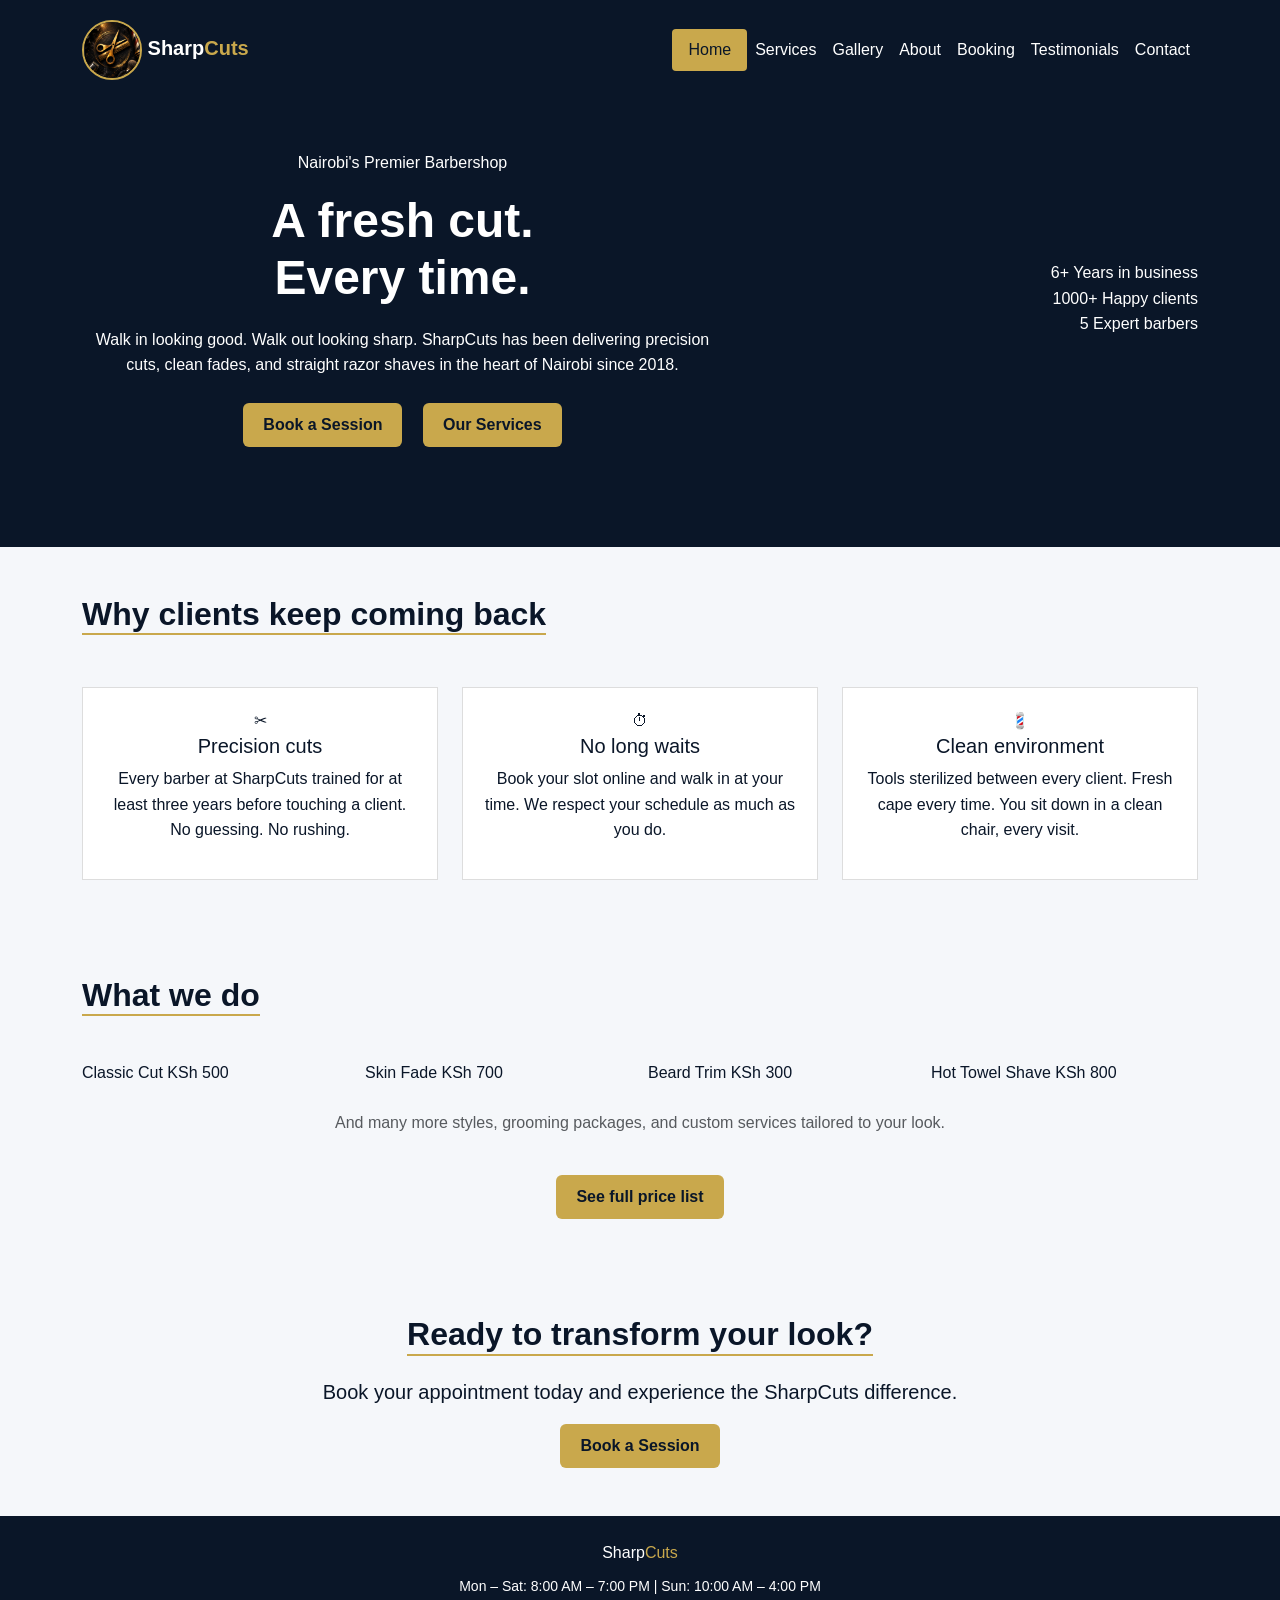
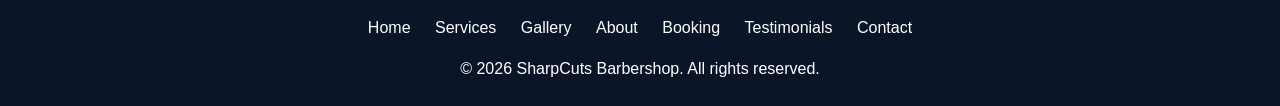
<file: index.html>
<!DOCTYPE html>
<html lang="en">
<head>
    <meta charset="UTF-8">
    <meta name="viewport" content="width=device-width, initial-scale=1.0">
    <link rel="icon" type="image/png" href="images/Sharpcuts.png">
    <title>Home — SharpCuts</title>
   
    <link rel="stylesheet" href="https://cdn.jsdelivr.net/npm/bootstrap@5.3.0/dist/css/bootstrap.min.css">
    <link rel="stylesheet" href="css/style.css">
</head>
<body>

    <!-- NAVBAR -->
    <nav class="navbar navbar-expand-lg navbar-dark fixed-top">
    <div class="container">
        <a class="navbar-brand" href="welcome.html">
            <img src="images/Sharpcuts.png"
                alt="SharpCuts logo" class="brand-logo">
            <span class="brand-sharp">Sharp</span><span class="brand-cuts">Cuts</span>
        </a>
            <button class="navbar-toggler" type="button" data-bs-toggle="collapse" data-bs-target="#navMenu">
                <span class="navbar-toggler-icon"></span>
            </button>
            <div class="collapse navbar-collapse" id="navMenu">
                <ul class="navbar-nav ms-auto">
                    <li class="nav-item"><a class="nav-link active" href="index.html">Home</a></li>
                    <li class="nav-item"><a class="nav-link" href="services.html">Services</a></li>
                    <li class="nav-item"><a class="nav-link" href="gallery.html">Gallery</a></li>
                    <li class="nav-item"><a class="nav-link" href="about.html">About</a></li>
                    <li class="nav-item"><a class="nav-link" href="booking.html">Booking</a></li>
                    <li class="nav-item"><a class="nav-link" href="testimonials.html">Testimonials</a></li>
                    <li class="nav-item"><a class="nav-link" href="contact.html">Contact</a></li>
                </ul>
            </div>
        </div>
    </nav>

    <!-- top -->
    <section class="top d-flex align-items-center">
        <div class="container">
            <div class="row align-items-center">
                <div class="col-lg-7">
                    <p class="top-eyebrow">Nairobi's Premier Barbershop</p>
                    <h1 class="top-heading">A fresh cut.<br>Every time.</h1>
                    <p class="top-sub">Walk in looking good. Walk out looking sharp. SharpCuts has been delivering precision cuts, clean fades, and straight razor shaves in the heart of Nairobi since 2018.</p>
                    <div class="top-actions">
                        <a href="booking.html" class="btn btn-custom me-3">Book a Session</a>
                        <a href="services.html" class="btn btn-custom">Our Services</a>
                    </div>
                </div>
                <div class="col-lg-5 d-none d-lg-block text-end">
                    <div class="top-stat-block">
                        <div class="top-stat">
                            <span class="stat-number">6+</span>
                            <span class="stat-label">Years in business</span>
                        </div>
                        <div class="top-stat">
                            <span class="stat-number">1000+</span>
                            <span class="stat-label">Happy clients</span>
                        </div>
                        <div class="top-stat">
                            <span class="stat-number">5</span>
                            <span class="stat-label">Expert barbers</span>
                        </div>
                    </div>
                </div>
            </div>
        </div>
    </section>


<!-- WHY US -->
    <section class="why-us py-5">
        <div class="container">
            <h2 class="section-title text-center">Why clients keep coming back</h2>
            <div class="row g-4 mt-2">
                <div class="col-md-4">
                    <div class="feature-card">
                        <div class="feature-icon">✂</div>
                        <h5>Precision cuts</h5>
                        <p>Every barber at SharpCuts trained for at least three years before touching a client. No guessing. No rushing.</p>
                    </div>
                </div>
                <div class="col-md-4">
                    <div class="feature-card">
                        <div class="feature-icon">⏱</div>
                        <h5>No long waits</h5>
                        <p>Book your slot online and walk in at your time. We respect your schedule as much as you do.</p>
                    </div>
                </div>
                <div class="col-md-4">
                    <div class="feature-card">
                        <div class="feature-icon">💈</div>
                        <h5>Clean environment</h5>
                        <p>Tools sterilized between every client. Fresh cape every time. You sit down in a clean chair, every visit.</p>
                    </div>
                </div>
            </div>
        </div>
    </section>

    <!-- QUICK SERVICES PREVIEW -->
    <section class="services-preview py-5">
        <div class="container">
            <h2 class="section-title text-center">What we do</h2>
            <div class="row g-3 mt-2">
                <div class="col-6 col-md-3">
                    <div class="service-pill">Classic Cut <span>KSh 500</span></div>
                </div>
                <div class="col-6 col-md-3">
                    <div class="service-pill">Skin Fade <span>KSh 700</span></div>
                </div>
                <div class="col-6 col-md-3">
                    <div class="service-pill">Beard Trim <span>KSh 300</span></div>
                </div>
                <div class="col-6 col-md-3">
                    <div class="service-pill">Hot Towel Shave <span>KSh 800</span></div>
                </div>
                 <p class="text-center mt-4 text-muted">
                    And many more styles, grooming packages, and custom services tailored to your look.
                </p>
                </div>
            <div class="text-center mt-4">
                <a href="services.html" class="btn btn-custom">See full price list</a>
            </div>
        </div>
    </section>

    <!-- CTA -->
    <section class="cta py-5">
        <div class="container text-center">
            <h2 class="section-title">Ready to transform your look?</h2>
            <p class="lead">Book your appointment today and experience the SharpCuts difference.</p>
              <a href="booking.html" class="btn btn-custom ">Book a Session</a>
        </div>
    </section>

    <!-- FOOTER -->
    <footer class="footer py-4">
        <div class="container text-center">
            <div class="mb-2">
                <span class="brand-sharp">Sharp</span><span class="brand-cuts">Cuts</span>
            </div>

            <small>Mon – Sat: 8:00 AM – 7:00 PM | Sun: 10:00 AM – 4:00 PM</small>

            <div class="footer-links mt-3">
                <a href="index.html">Home</a>
                <a href="services.html">Services</a>
                <a href="gallery.html">Gallery</a>
                <a href="about.html">About</a>
                <a href="booking.html">Booking</a>
                <a href="testimonials.html">Testimonials</a>
                <a href="contact.html">Contact</a>
            </div>

             <p class="mb-0 mt-3">&copy; 2026 SharpCuts Barbershop. All rights reserved.</p>
        </div>
     </footer>

    <script src="https://cdn.jsdelivr.net/npm/bootstrap@5.3.0/dist/js/bootstrap.bundle.min.js"></script>
    <script src="js/script.js"></script>
</body>
</html>
</file>
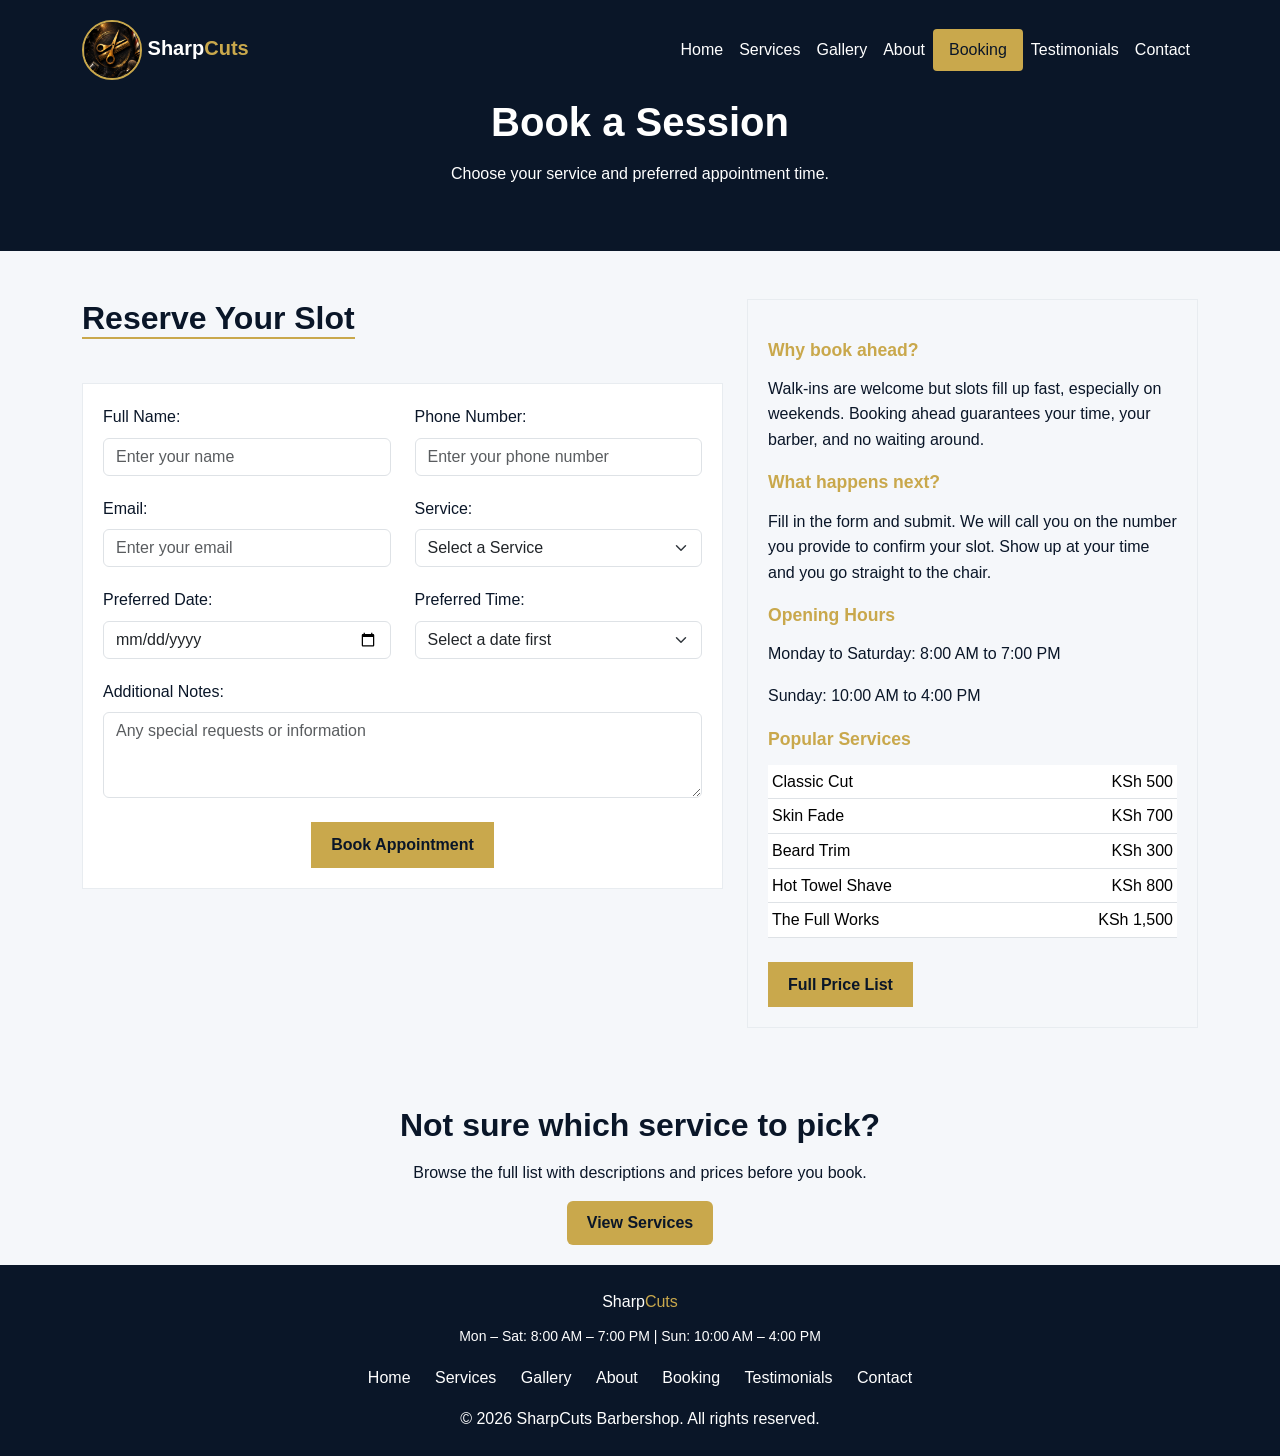
<file: booking.html>
<!DOCTYPE html>
<html lang="en">
<head>
    <meta charset="UTF-8">
    <meta name="viewport" content="width=device-width, initial-scale=1.0">
    <link rel="icon" type="image/png" href="images/Sharpcuts.png">
    <title>Booking — SharpCuts</title>
    <link rel="stylesheet" href="https://cdn.jsdelivr.net/npm/bootstrap@5.3.0/dist/css/bootstrap.min.css">
    <link rel="stylesheet" href="css/style.css">
</head>
<body>

    <!-- NAVBAR -->
    <nav class="navbar navbar-expand-lg navbar-dark fixed-top">
        <div class="container">
            <a class="navbar-brand" href="index.html">
                <img src="images/Sharpcuts.png" alt="SharpCuts logo"
                     class="brand-logo">
                <span class="brand-sharp">Sharp</span><span class="brand-cuts">Cuts</span>
            </a>
            <button class="navbar-toggler" type="button" data-bs-toggle="collapse" data-bs-target="#navMenu">
                <span class="navbar-toggler-icon"></span>
            </button>
            <div class="collapse navbar-collapse" id="navMenu">
                <ul class="navbar-nav ms-auto">
                    <li class="nav-item"><a class="nav-link" href="index.html">Home</a></li>
                    <li class="nav-item"><a class="nav-link" href="services.html">Services</a></li>
                    <li class="nav-item"><a class="nav-link" href="gallery.html">Gallery</a></li>
                    <li class="nav-item"><a class="nav-link" href="about.html">About</a></li>
                    <li class="nav-item"><a class="nav-link active" href="booking.html">Booking</a></li>
                    <li class="nav-item"><a class="nav-link" href="testimonials.html">Testimonials</a></li>
                    <li class="nav-item"><a class="nav-link" href="contact.html">Contact</a></li>
                </ul>
            </div>
        </div>
    </nav>


    <!-- PAGE HEADER -->
    <section class="top text-center py-5">
        <div class="container">
            <h1>Book a Session</h1>
            <p>Choose your service and preferred appointment time.</p>
        </div>
    </section>

    <!-- FORM + SIDEBAR -->
    <section class="py-5">
        <div class="container">
            <div class="row g-4">

                <!-- FORM SIDE -->
                <div class="col-lg-7">
                    <h2 class="section-title">Reserve Your Slot</h2>

                    <form action="" method="post" id="bookingForm" class="contact-form mt-4">
                        <div class="row mb-3">
                            <div class="col-md-6 mb-3 mb-md-0">
                                <label for="full_name" class="form-label">Full Name:</label>
                                <input type="text" id="full_name" name="full_name" class="form-control"
                                    placeholder="Enter your name" required>
                                <p id="nameError" class="error"></p>
                            </div>
                            <div class="col-md-6">
                                <label for="phone" class="form-label">Phone Number:</label>
                                <input type="tel" id="phone" name="phone" class="form-control"
                                    placeholder="Enter your phone number" required>
                                <p id="phoneError" class="error"></p>
                            </div>
                        </div>

                        <div class="row mb-3">
                            <div class="col-md-6 mb-3 mb-md-0">
                                <label for="email" class="form-label">Email:</label>
                                <input type="email" id="email" name="email" class="form-control"
                                    placeholder="Enter your email" required>
                                <p id="emailError" class="error"></p>
                            </div>
                            <div class="col-md-6">
                                <label for="service" class="form-label">Service:</label>
                                <select id="service" name="service" class="form-select" required>
                                    <option value="">Select a Service</option>
                                    <option>Classic Cut</option>
                                    <option>Skin Fade</option>
                                    <option>Taper Fade</option>
                                    <option>Beard Trim</option>
                                    <option>Beard Shape Up</option>
                                    <option>Hot Towel Shave</option>
                                    <option>Head Shave</option>
                                    <option>Cut + Beard</option>
                                    <option>The Full Works</option>
                                </select>
                                <p id="serviceError" class="error"></p>
                            </div>
                        </div>

                        <div class="row mb-3">
                            <div class="col-md-6 mb-3 mb-md-0">
                                <label for="date" class="form-label">Preferred Date:</label>
                                <input type="date" id="date" name="date" class="form-control" required>
                                <p id="dateError" class="error"></p>
                            </div>
                            <div class="col-md-6">
                                <label for="time" class="form-label">Preferred Time:</label>
                                <select id="time" name="time" class="form-select" required>
                                    <option value="">Select a date first</option>
                                </select>
                                <p id="timeError" class="error"></p>
                            </div>
                        </div>

                        <div class="row mb-4">
                            <div class="col-12">
                                <label for="notes" class="form-label">Additional Notes:</label>
                                <textarea id="notes" name="notes" class="form-control" rows="3"
                                        placeholder="Any special requests or information"></textarea>
                            </div>
                        </div>

                        <p id="message" class="error text-center"></p>
                        <p id="successMessage" class="success text-center"></p>

                        <div class="text-center">
                            <input type="submit" value="Book Appointment" class="btn-custom">
                        </div>
                    </form>
                </div>

                <!-- SIDEBAR -->
                <div class="col-lg-5">
                    <div class="sidebar">

                        <h3>Why book ahead?</h3>
                        <p>Walk-ins are welcome but slots fill up fast, especially on weekends. Booking ahead guarantees your time, your barber, and no waiting around.</p>

                        <h3>What happens next?</h3>
                        <p>Fill in the form and submit. We will call you on the number you provide to confirm your slot. Show up at your time and you go straight to the chair.</p>

                        <h3>Opening Hours</h3>
                        <p>Monday to Saturday: 8:00 AM to 7:00 PM</p>
                        <p>Sunday: 10:00 AM to 4:00 PM</p>

                        <h3>Popular Services</h3>
                        <table class="table table-sm mt-2">
                            <tbody>
                                <tr>
                                    <td>Classic Cut</td>
                                    <td class="text-end">KSh 500</td>
                                </tr>
                                <tr>
                                    <td>Skin Fade</td>
                                    <td class="text-end">KSh 700</td>
                                </tr>
                                <tr>
                                    <td>Beard Trim</td>
                                    <td class="text-end">KSh 300</td>
                                </tr>
                                <tr>
                                    <td>Hot Towel Shave</td>
                                    <td class="text-end">KSh 800</td>
                                </tr>
                                <tr>
                                    <td>The Full Works</td>
                                    <td class="text-end">KSh 1,500</td>
                                </tr>
                            </tbody>
                        </table>
                        <a href="services.html" class="btn-custom d-inline-block mt-2">Full Price List</a>

                    </div>
                </div>

            </div>
        </div>
    </section>

    <!-- CTA -->
    <section class="cta-banner">
        <div class="container text-center">
            <h2>Not sure which service to pick?</h2>
            <p>Browse the full list with descriptions and prices before you book.</p>
            <a href="services.html" class="btn btn-custom ">View Services</a>
        </div>
    </section>

    <!-- FOOTER -->
    <footer class="footer py-4">
        <div class="container text-center">
            <div class="mb-2">
                <span class="brand-sharp">Sharp</span><span class="brand-cuts">Cuts</span>
            </div>
            <small>Mon – Sat: 8:00 AM – 7:00 PM | Sun: 10:00 AM – 4:00 PM</small>
            <div class="footer-links mt-3">
                <a href="index.html">Home</a>
                <a href="services.html">Services</a>
                <a href="gallery.html">Gallery</a>
                <a href="about.html">About</a>
                <a href="booking.html">Booking</a>
                <a href="testimonials.html">Testimonials</a>
                <a href="contact.html">Contact</a>
            </div>
            <p class="mb-0 mt-3">&copy; 2026 SharpCuts Barbershop. All rights reserved.</p>
        </div>
    </footer>

    <script src="https://cdn.jsdelivr.net/npm/bootstrap@5.3.0/dist/js/bootstrap.bundle.min.js"></script>
    <script src="js/script.js"></script>
</body>
</html>
</file>
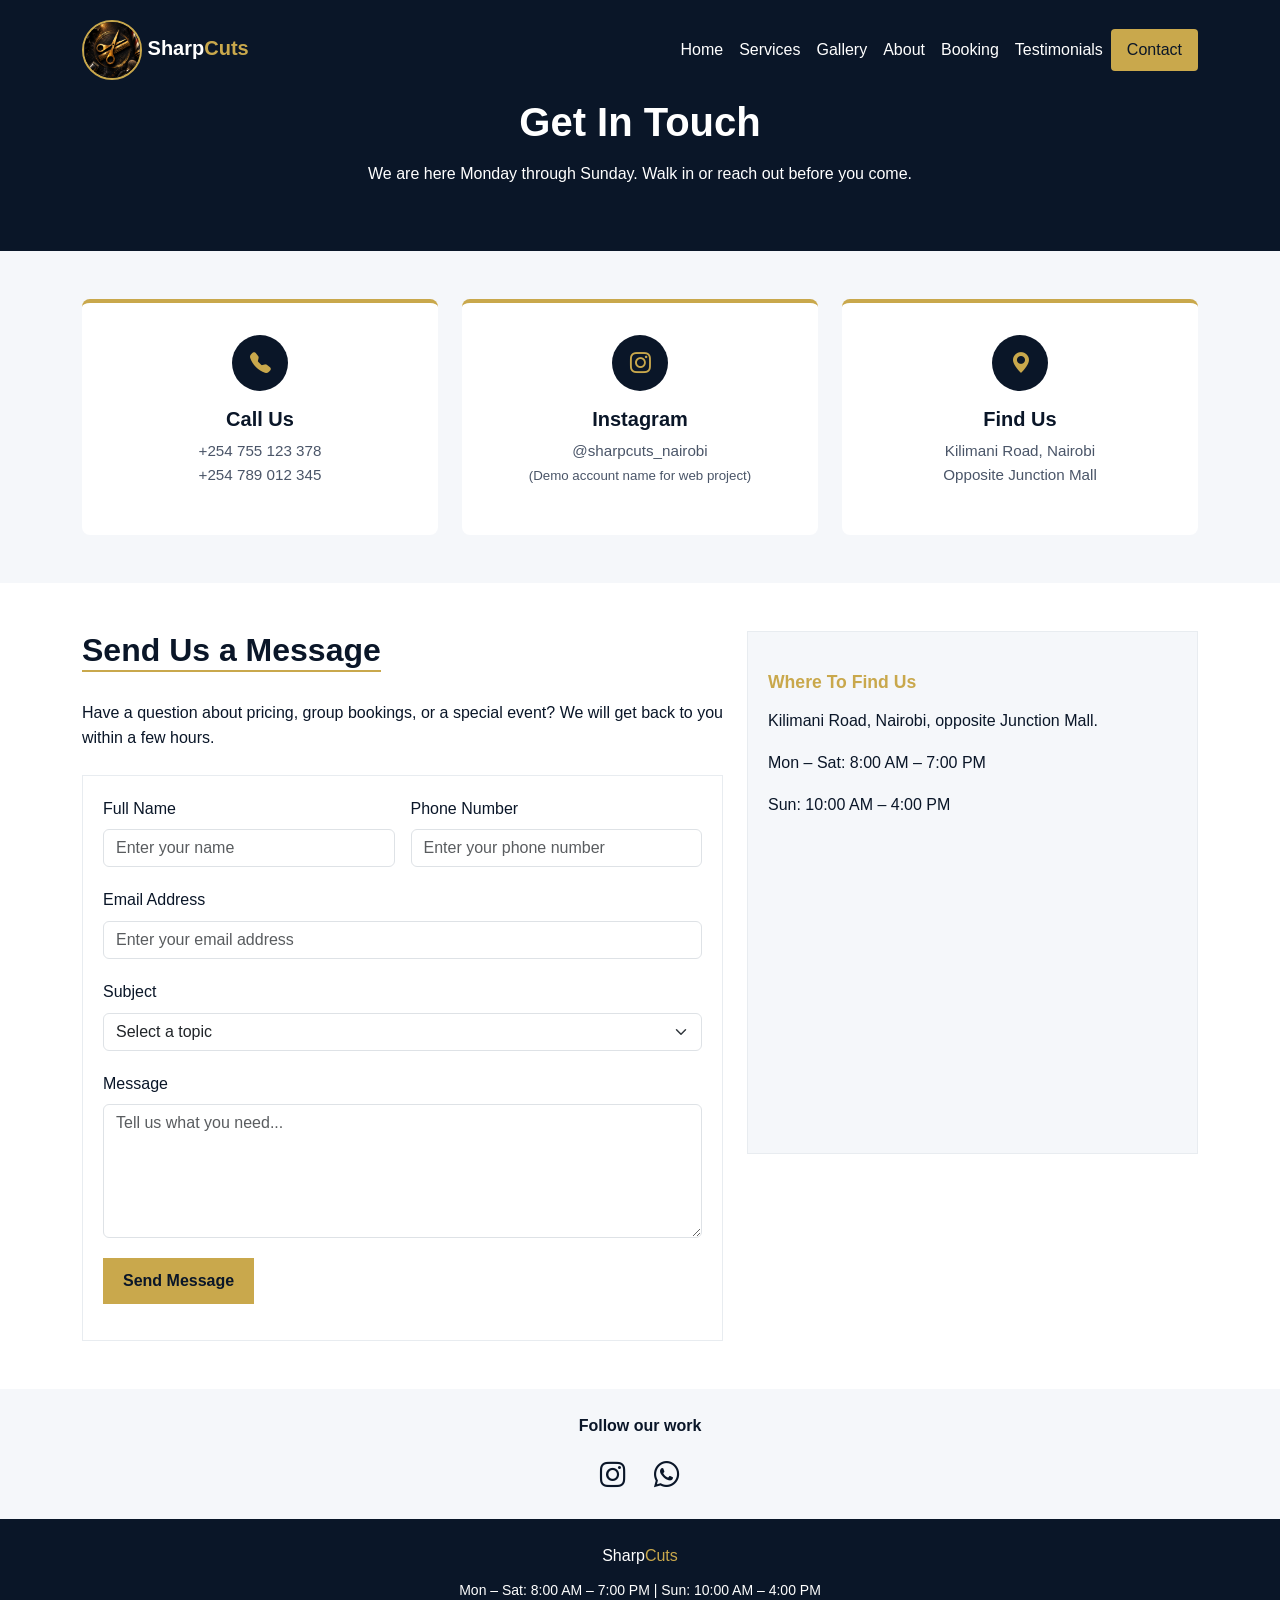
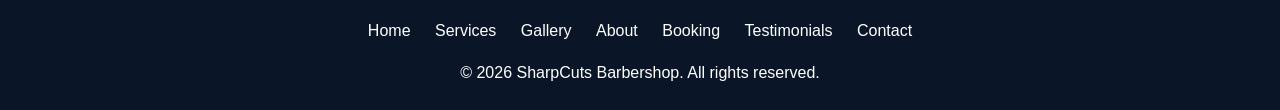
<file: contact.html>
<!DOCTYPE html>
<html lang="en">
<head>
    <meta charset="UTF-8">
    <meta name="viewport" content="width=device-width, initial-scale=1.0">
    <link rel="icon" type="image/png" href="images/Sharpcuts.png">
    <title>Contact — SharpCuts</title>

    <link rel="stylesheet" href="https://cdn.jsdelivr.net/npm/bootstrap@5.3.0/dist/css/bootstrap.min.css">
    <link rel="stylesheet" href="https://cdn.jsdelivr.net/npm/bootstrap-icons@1.10.5/font/bootstrap-icons.css">
    <link rel="stylesheet" href="css/style.css">
</head>
<body>

    <!-- NAVBAR -->
    <nav class="navbar navbar-expand-lg navbar-dark fixed-top">
        <div class="container">
            <a class="navbar-brand" href="index.html">
                <img src="images/Sharpcuts.png" alt="SharpCuts logo"
                  width="30" height="30" class="brand-logo">
                <span class="brand-sharp">Sharp</span><span class="brand-cuts">Cuts</span>
            </a>
            <button class="navbar-toggler" type="button" data-bs-toggle="collapse" data-bs-target="#navMenu">
                <span class="navbar-toggler-icon"></span>
            </button>
            <div class="collapse navbar-collapse" id="navMenu">
                <ul class="navbar-nav ms-auto">
                    <li class="nav-item"><a class="nav-link" href="index.html">Home</a></li>
                    <li class="nav-item"><a class="nav-link" href="services.html">Services</a></li>
                    <li class="nav-item"><a class="nav-link" href="gallery.html">Gallery</a></li>
                    <li class="nav-item"><a class="nav-link" href="about.html">About</a></li>
                    <li class="nav-item"><a class="nav-link" href="booking.html">Booking</a></li>
                    <li class="nav-item"><a class="nav-link" href="testimonials.html">Testimonials</a></li>
                    <li class="nav-item"><a class="nav-link active" href="contact.html">Contact</a></li>
                </ul>
            </div>
        </div>
    </nav>

    <!-- PAGE HEADER -->
    <section class="top text-center py-5">
        <div class="container">
            <h1>Get In Touch</h1>
            <p>We are here Monday through Sunday. Walk in or reach out before you come.</p>
            
        </div>
    </section>

    <!-- INFO CARDS -->
    <section class="py-5">
        <div class="container">
            <div class="row g-4">

                <div class="col-md-4">
                    <div class="info-card text-center">
                        <div class="icon-wrap">
                            <i class="bi bi-telephone-fill"></i>
                        </div>
                        <h5>Call Us</h5>
                        <p>
                            <a href="tel:+254755123378">+254 755 123 378</a><br>
                            <a href="tel:+254789012345">+254 789 012 345</a>
                        </p>
                    </div>
                </div>

                <div class="col-md-4">
                    <div class="info-card text-center">
                        <div class="icon-wrap">
                            <i class="bi bi-instagram"></i>
                        </div>
                        <h5>Instagram</h5>
                        <p>
                            <a href="https://instagram.com/sharpcuts_nairobi" target="_blank">@sharpcuts_nairobi</a><br>
                            <small>(Demo account name for web project)</small>
                        </p>
                    </div>
                </div>

                <div class="col-md-4">
                    <div class="info-card text-center">
                        <div class="icon-wrap">
                            <i class="bi bi-geo-alt-fill"></i>
                        </div>
                        <h5>Find Us</h5>
                        <p>
                            Kilimani Road, Nairobi<br>
                            Opposite Junction Mall
                        </p>
                    </div>
                </div>

            </div>
        </div>
    </section>

    <!-- FORM + MAP SIDE BY SIDE -->
    <section class="py-5" style="background: #FFFFFF;">
        <div class="container">
            <div class="row g-4">

                <!-- FORM SIDE -->
                <div class="col-lg-7">
                    <h2 class="section-title">Send Us a Message</h2>
                    <p class="mt-2 mb-4">Have a question about pricing, group bookings, or a special event? We will get back to you within a few hours.</p>

                    <form id="contactForm" class="contact-form">
                        <div class="row g-3">

                            <div class="col-md-6">
                                <label for="full_name" class="form-label">Full Name</label>
                                <input type="text" class="form-control" id="full_name"
                                    placeholder="Enter your name">
                                <p id="nameError" class="error"></p>
                            </div>

                            <div class="col-md-6">
                                <label for="phone" class="form-label">Phone Number</label>
                                <input type="tel" class="form-control" id="phone"
                                    placeholder="Enter your phone number">
                                <p id="phoneError" class="error"></p>
                            </div>

                            <div class="col-12">
                                <label for="email" class="form-label">Email Address</label>
                                <input type="email" class="form-control" id="email"
                                    placeholder="Enter your email address">
                                <p id="emailError" class="error"></p>
                            </div>

                            <div class="col-12">
                                <label for="subject" class="form-label">Subject</label>
                                <select class="form-select" id="subject">
                                    <option value="">Select a topic</option>
                                    <option value="booking">Booking Enquiry</option>
                                    <option value="pricing">Pricing Question</option>
                                    <option value="group">Group or Event</option>
                                    <option value="feedback">Feedback</option>
                                    <option value="other">Other</option>
                                </select>
                                <p id="subjectError" class="error"></p>
                            </div>

                            <div class="col-12">
                                <label for="message_box" class="form-label">Message</label>
                                <textarea class="form-control" id="message_box" rows="5"
                                    placeholder="Tell us what you need..."></textarea>
                                <p id="messageError" class="error"></p>
                            </div>

                            <div class="col-12">
                                <input type="submit" value="Send Message" class="btn-custom">
                            </div>

                        </div>

                        <p id="message" class="error mt-3"></p>
                        <p id="contactSuccess" class="success mt-3"></p>

                    </form>
                </div>

                <!-- MAP SIDE -->
                <div class="col-lg-5">
                    <div class="sidebar">
                        <h3>Where To Find Us</h3>
                        <p>Kilimani Road, Nairobi, opposite Junction Mall.</p>
                        <p>Mon – Sat: 8:00 AM – 7:00 PM</p>
                        <p>Sun: 10:00 AM – 4:00 PM</p>

                        <div class="map-wrapper mt-3">
                            <iframe
                                src="https://www.google.com/maps?q=Kilimani+Road+Nairobi+Kenya&output=embed"
                                width="100%"
                                height="300"
                                style="border:0; display:block;"
                                allowfullscreen=""
                                loading="lazy">
                            </iframe>
                        </div>
                    </div>
                </div>

            </div>
        </div>
    </section>

    <!-- SOCIAL STRIP -->
    <section class="social-strip py-4">
        <div class="container text-center">
            <p class="mb-3">Follow our work</p>
            <a href="https://instagram.com/sharpcuts_nairobi" target="_blank" class="social-icon" title="Instagram">
                <i class="bi bi-instagram"></i>
            </a>
            <a href="https://wa.me/254712345678" target="_blank" class="social-icon" title="WhatsApp">
                <i class="bi bi-whatsapp"></i>
            </a>
           
        </div>
    </section>

    <!-- FOOTER -->
    <footer class="footer py-4">
        <div class="container text-center">
            <div class="mb-2">
                <span class="brand-sharp">Sharp</span><span class="brand-cuts">Cuts</span>
            </div>
            <small>Mon – Sat: 8:00 AM – 7:00 PM | Sun: 10:00 AM – 4:00 PM</small>
            <div class="footer-links mt-3">
                <a href="index.html">Home</a>
                <a href="services.html">Services</a>
                <a href="gallery.html">Gallery</a>
                <a href="about.html">About</a>
                <a href="booking.html">Booking</a>
                <a href="testimonials.html">Testimonials</a>
                <a href="contact.html">Contact</a>
            </div>
            <p class="mb-0 mt-3">&copy; 2026 SharpCuts Barbershop. All rights reserved.</p>
        </div>
    </footer>

    <script src="https://cdn.jsdelivr.net/npm/bootstrap@5.3.0/dist/js/bootstrap.bundle.min.js"></script>
    <script src="js/script.js"></script>
</body>
</html>
</file>
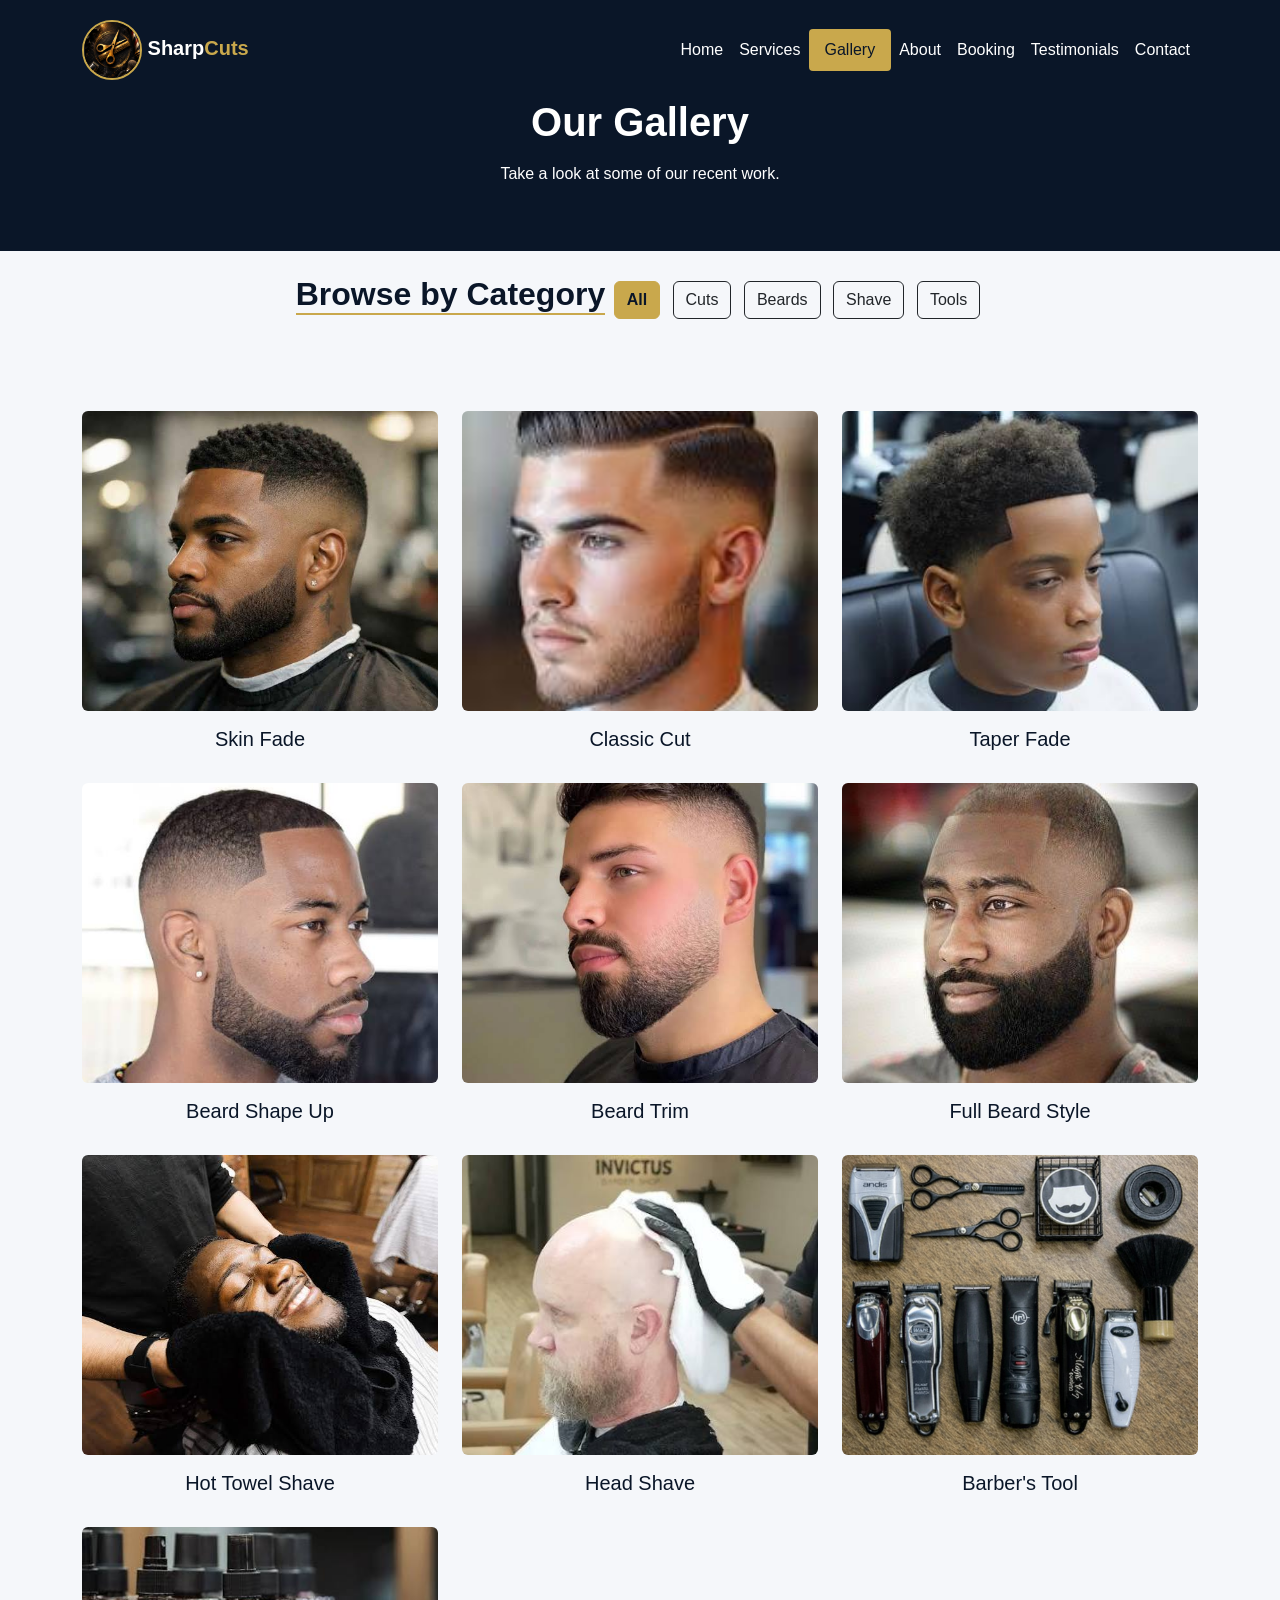
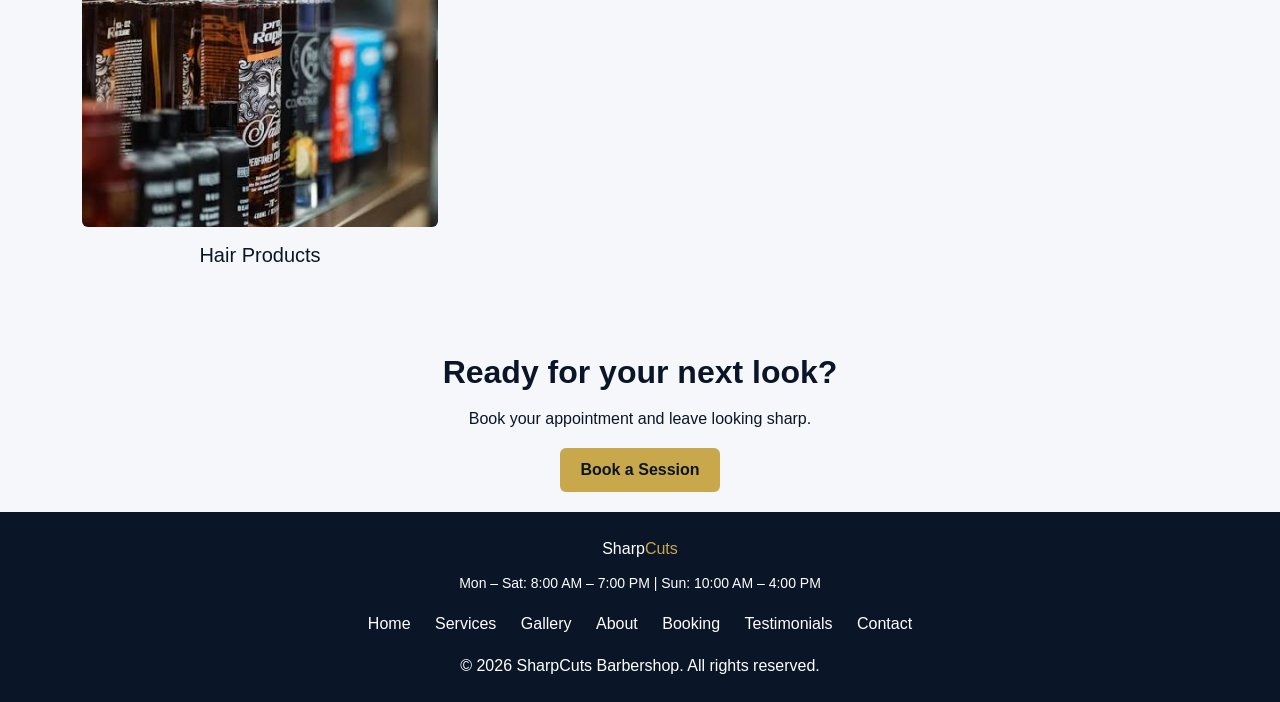
<file: gallery.html>
<!DOCTYPE html>
<html lang="en">
<head>
    <meta charset="UTF-8">
    <meta name="viewport" content="width=device-width, initial-scale=1.0">
    <link rel="icon" type="image/png" href="images/Sharpcuts.png">
    <title>Gallery — SharpCuts</title>

    <link rel="stylesheet" href="https://cdn.jsdelivr.net/npm/bootstrap@5.3.0/dist/css/bootstrap.min.css">
    <link rel="stylesheet" href="css/style.css">
</head>
<body>

    <!-- NAVBAR -->
    <nav class="navbar navbar-expand-lg navbar-dark fixed-top">
        <div class="container">
            <a class="navbar-brand" href="index.html">
                <img src="images/Sharpcuts.png" alt="SharpCuts logo"
                     class="brand-logo">
                <span class="brand-sharp">Sharp</span><span class="brand-cuts">Cuts</span>
            </a>
            <button class="navbar-toggler" type="button"
                    data-bs-toggle="collapse"
                    data-bs-target="#navMenu">
                <span class="navbar-toggler-icon"></span>
            </button>
            <div class="collapse navbar-collapse" id="navMenu">
                <ul class="navbar-nav ms-auto">
                    <li class="nav-item"><a class="nav-link" href="index.html">Home</a></li>
                    <li class="nav-item"><a class="nav-link" href="services.html">Services</a></li>
                    <li class="nav-item"><a class="nav-link active" href="gallery.html">Gallery</a></li>
                    <li class="nav-item"><a class="nav-link" href="about.html">About</a></li>
                    <li class="nav-item"><a class="nav-link" href="booking.html">Booking</a></li>
                    <li class="nav-item"><a class="nav-link" href="testimonials.html">Testimonials</a></li>
                    <li class="nav-item"><a class="nav-link" href="contact.html">Contact</a></li>
                </ul>
            </div>
        </div>
    </nav>

    <!-- PAGE HEADER -->
    <section class="top text-center py-5">
        <div class="container">
            <h1>Our Gallery</h1>
            <p>Take a look at some of our recent work.</p>
        </div>
    </section>

    <!-- FILTER BUTTONS -->
    <section class="py-4">
        <div class="container text-center">
            <h2 class="section-title mb-4">Browse by Category</h2>

            <!-- data-filter added to every button so JS can track active state -->
            <button class="btn btn-outline-dark m-1 filter-active"
                    data-filter="all"
                    onclick="filterGallery('all')">All</button>

            <button class="btn btn-outline-dark m-1"
                    data-filter="cuts"
                    onclick="filterGallery('cuts')">Cuts</button>

            <button class="btn btn-outline-dark m-1"
                    data-filter="beards"
                    onclick="filterGallery('beards')">Beards</button>

            <button class="btn btn-outline-dark m-1"
                    data-filter="shave"
                    onclick="filterGallery('shave')">Shave</button>
            <button class="btn btn-outline-dark m-1"
                    data-filter="tools"
                    onclick="filterGallery('tools')">Tools</button>
        </div>
    </section>

    <!-- GALLERY GRID -->
    <section class="py-5">
        <div class="container">

            <!-- id matches what filterGallery() looks for -->
            <div class="row g-4" id="gallery-grid">

                <div class="col-md-4" data-category="cuts">
                    <img src="images/cut1.jpg" alt="Skin Fade" class="gallery-img rounded">
                    <h5 class="mt-3 text-center">Skin Fade</h5>
                </div>

                <div class="col-md-4" data-category="cuts">
                    <img src="images/cut2.jpg" alt="Classic Cut" class="gallery-img rounded">
                    <h5 class="mt-3 text-center">Classic Cut</h5>
                </div>

                <div class="col-md-4" data-category="cuts">
                    <img src="images/cut3.jpg" alt="Taper Fade" class="gallery-img rounded">
                    <h5 class="mt-3 text-center">Taper Fade</h5>
                </div>

                <div class="col-md-4" data-category="beards">
                    <img src="images/beard1.jpg" alt="Beard Shape Up" class="gallery-img rounded">
                    <h5 class="mt-3 text-center">Beard Shape Up</h5>
                </div>

                <div class="col-md-4" data-category="beards">
                    <img src="images/beard2.jpg" alt="Beard Trim" class="gallery-img rounded">
                    <h5 class="mt-3 text-center">Beard Trim</h5>
                </div>

                <div class="col-md-4" data-category="beards">
                    <img src="images/beard3.jpg" alt="Full Beard Style" class="gallery-img rounded">
                    <h5 class="mt-3 text-center">Full Beard Style</h5>
                </div>

                <div class="col-md-4" data-category="shave">
                    <img src="images/shave1.jpg" alt="Hot Towel Shave" class="gallery-img rounded">
                    <h5 class="mt-3 text-center">Hot Towel Shave</h5>
                </div>

                <div class="col-md-4" data-category="shave">
                    <img src="images/shave2.jpg" alt="Head Shave" class="gallery-img rounded">
                    <h5 class="mt-3 text-center">Head Shave</h5>
                </div>

                <div class="col-md-4" data-category="tools">
                    <img src="images/tools1.png" alt="Tool" class="gallery-img rounded">
                    <h5 class="mt-3 text-center">Barber's Tool</h5>
                </div>

                <div class="col-md-4" data-category="tools">
                    <img src="images/tools2.jpg" alt="Products" class="gallery-img rounded">
                    <h5 class="mt-3 text-center">Hair Products</h5>
                </div>

            </div>

            <p id="no-results" class="text-center mt-3" style="display: none;">
                No photos found in this category.
            </p>

        </div>
    </section>

    <!-- CTA -->
    <section class="cta-banner">
        <div class="container text-center">
            <h2>Ready for your next look?</h2>
            <p>Book your appointment and leave looking sharp.</p>
            <a href="booking.html" class="btn btn-custom ">Book a Session</a>
        </div>
    </section>

    <!-- FOOTER -->
    <footer class="footer py-4">
        <div class="container text-center">
            <div class="mb-2">
                <span class="brand-sharp">Sharp</span><span class="brand-cuts">Cuts</span>
            </div>
            <small>Mon – Sat: 8:00 AM – 7:00 PM | Sun: 10:00 AM – 4:00 PM</small>
            <div class="footer-links mt-3">
                <a href="index.html">Home</a>
                <a href="services.html">Services</a>
                <a href="gallery.html">Gallery</a>
                <a href="about.html">About</a>
                <a href="booking.html">Booking</a>
                <a href="testimonials.html">Testimonials</a>
                <a href="contact.html">Contact</a>
            </div>
            <p class="mt-3 mb-0">&copy; 2026 SharpCuts Barbershop. All rights reserved.</p>
        </div>
    </footer>

    <script src="https://cdn.jsdelivr.net/npm/bootstrap@5.3.0/dist/js/bootstrap.bundle.min.js"></script>
    <script src="js/script.js"></script>
</body>
</html>
</file>
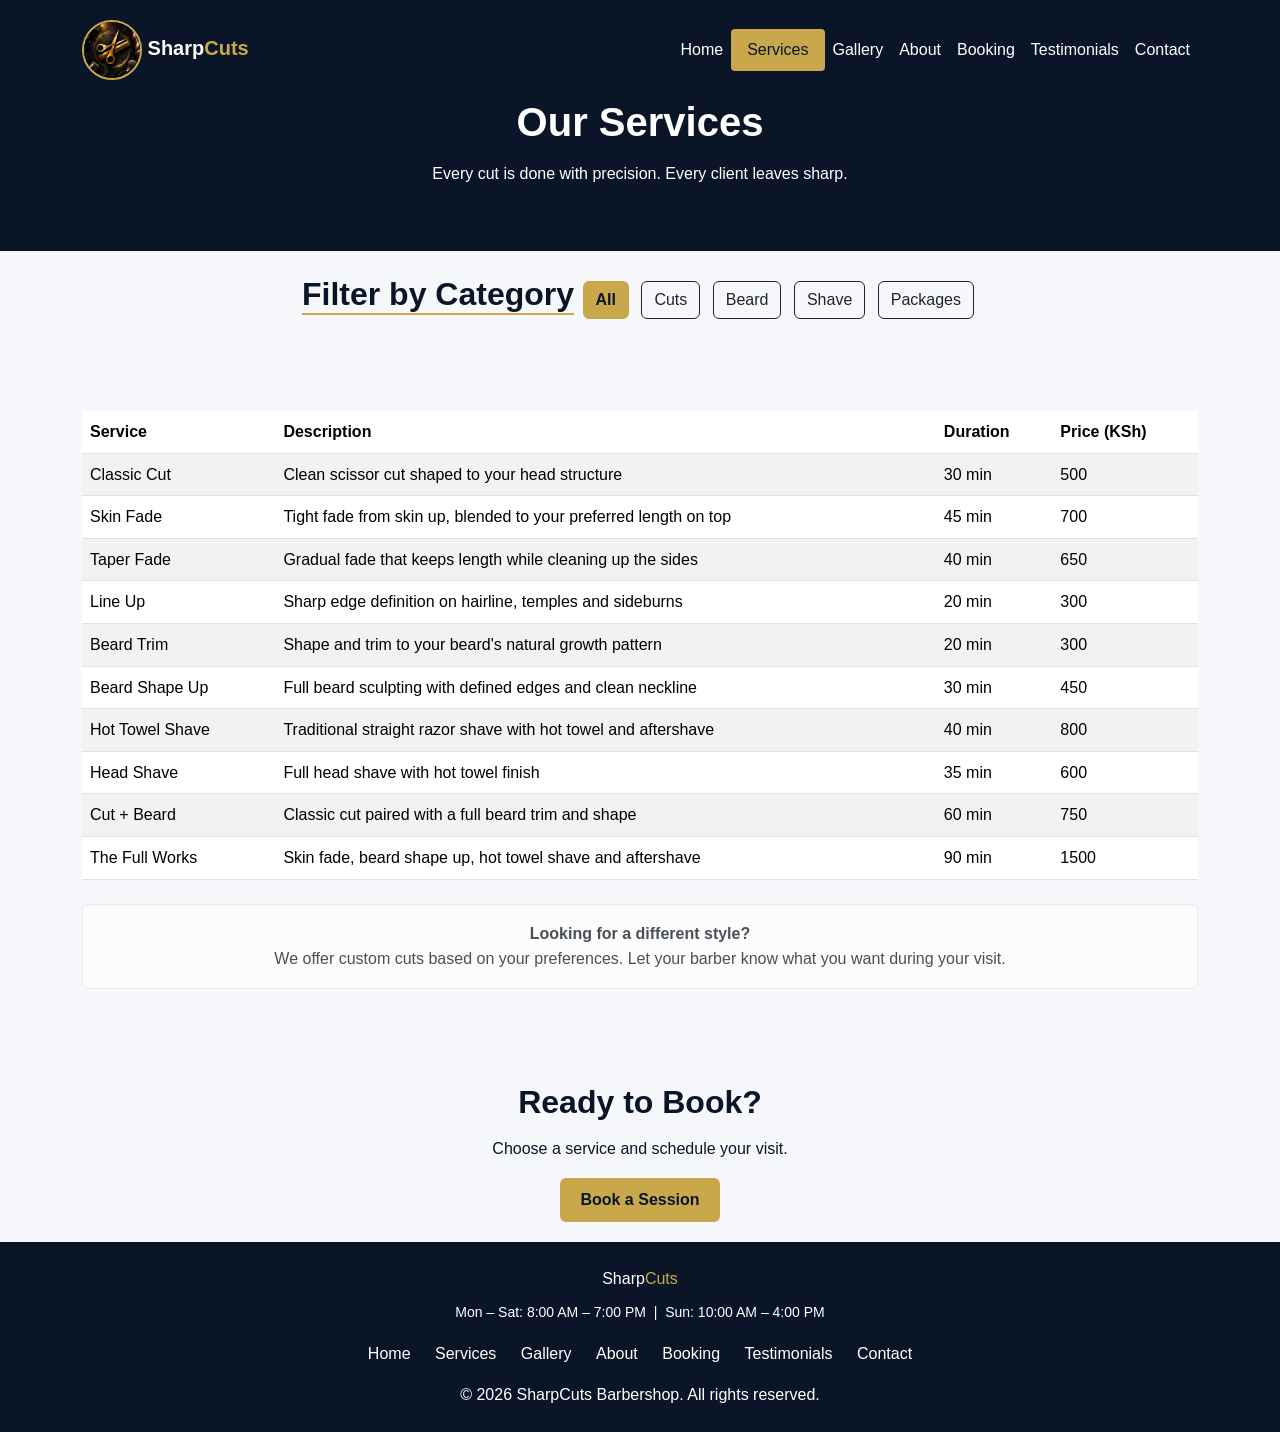
<file: services.html>
<!DOCTYPE html>
<html lang="en">
<head>
    <meta charset="UTF-8">
    <meta name="viewport" content="width=device-width, initial-scale=1.0">
    <link rel="icon" type="image/png" href="images/Sharpcuts.png">
    <title>Services — SharpCuts</title>
    <link rel="stylesheet" href="https://cdn.jsdelivr.net/npm/bootstrap@5.3.0/dist/css/bootstrap.min.css">
    <link rel="stylesheet" href="css/style.css">
</head>
<body>

    <!-- NAVBAR -->
    <nav class="navbar navbar-expand-lg navbar-dark fixed-top">
        <div class="container">
            <a class="navbar-brand" href="index.html">
                <img src="images/Sharpcuts.png"
                    alt="SharpCuts logo" class="brand-logo">
                <span class="brand-sharp">Sharp</span><span class="brand-cuts">Cuts</span>
            </a>
            <button class="navbar-toggler" type="button" data-bs-toggle="collapse" data-bs-target="#navMenu">
                <span class="navbar-toggler-icon"></span>
            </button>
            <div class="collapse navbar-collapse" id="navMenu">
                <ul class="navbar-nav ms-auto">
                    <li class="nav-item"><a class="nav-link" href="index.html">Home</a></li>
                    <li class="nav-item"><a class="nav-link active" href="services.html">Services</a></li>
                    <li class="nav-item"><a class="nav-link" href="gallery.html">Gallery</a></li>
                    <li class="nav-item"><a class="nav-link" href="about.html">About</a></li>
                    <li class="nav-item"><a class="nav-link" href="booking.html">Booking</a></li>
                    <li class="nav-item"><a class="nav-link" href="testimonials.html">Testimonials</a></li>
                    <li class="nav-item"><a class="nav-link" href="contact.html">Contact</a></li>
                </ul>
            </div>
        </div>
    </nav>
    
    <!-- PAGE HEADER -->
    <section class="top text-center py-5">
        <div class="container">
            <h1>Our Services</h1>
            <p>Every cut is done with precision. Every client leaves sharp.</p>
        </div>
    </section>

    <!-- FILTERS -->
    <section class="py-4">
        <div class="container text-center">
            <h2 class="section-title mb-4">Filter by Category</h2>
            <button class="btn btn-outline-dark m-1 filter-active"
             data-filter="all" 
             onclick="filterServices('all')">All</button>
        
            <button class="btn btn-outline-dark m-1" 
            data-filter="cuts" 
            onclick="filterServices('cuts')">Cuts</button>
            <button class="btn btn-outline-dark m-1" 
            data-filter="beard" 
            onclick="filterServices('beard')">Beard</button>
            <button class="btn btn-outline-dark m-1" 
            data-filter="shave" 
            onclick="filterServices('shave')">Shave</button>
            <button class="btn btn-outline-dark m-1" 
            data-filter="package" 
            onclick="filterServices('package')">Packages</button>
        </div>
    </section>

    <!-- SERVICES GRID -->
    <section class="py-5">
                <div class="container">
            <div class="table-responsive">
                <table class="table table-striped table-hover">
                    <thead>
                        <tr>
                            <th>Service</th>
                            <th>Description</th>
                            <th>Duration</th>
                            <th>Price (KSh)</th>
                        </tr>
                    </thead>
                    <tbody id="services-table">
                        <tr data-category="cuts">
                            <td>Classic Cut</td>
                            <td>Clean scissor cut shaped to your head structure</td>
                            <td>30 min</td>
                            <td>500</td>
                        </tr>
                        <tr data-category="cuts">
                            <td>Skin Fade</td>
                            <td>Tight fade from skin up, blended to your preferred length on top</td>
                            <td>45 min</td>
                            <td>700</td>
                        </tr>
                        <tr data-category="cuts">
                            <td>Taper Fade</td>
                            <td>Gradual fade that keeps length while cleaning up the sides</td>
                            <td>40 min</td>
                            <td>650</td>
                        </tr>
                        <tr data-category="cuts">
                            <td>Line Up</td>
                            <td>Sharp edge definition on hairline, temples and sideburns</td>
                            <td>20 min</td>
                            <td>300</td>
                        </tr>
                        <tr data-category="beard">
                            <td>Beard Trim</td>
                            <td>Shape and trim to your beard's natural growth pattern</td>
                            <td>20 min</td>
                            <td>300</td>
                        </tr>
                        <tr data-category="beard">
                            <td>Beard Shape Up</td>
                            <td>Full beard sculpting with defined edges and clean neckline</td>
                            <td>30 min</td>
                            <td>450</td>
                        </tr>
                        <tr data-category="shave">
                            <td>Hot Towel Shave</td>
                            <td>Traditional straight razor shave with hot towel and aftershave</td>
                            <td>40 min</td>
                            <td>800</td>
                        </tr>
                        <tr data-category="shave">
                            <td>Head Shave</td>
                            <td>Full head shave with hot towel finish</td>
                            <td>35 min</td>
                            <td>600</td>
                        </tr>
                        <tr data-category="package">
                            <td>Cut + Beard</td>
                            <td>Classic cut paired with a full beard trim and shape</td>
                            <td>60 min</td>
                            <td>750</td>
                        </tr>
                        <tr data-category="package">
                            <td>The Full Works</td>
                            <td>Skin fade, beard shape up, hot towel shave and aftershave</td>
                            <td>90 min</td>
                            <td>1500</td>
                        </tr>
                    </tbody>
                </table>
                <p id="no-results" class="text-center mt-3" style="display:none;">
                    No services found in this category.
                </p>
                <div class="alert alert-light text-center mt-4">
                    <strong>Looking for a different style?</strong><br>
                    We offer custom cuts based on your preferences. Let your barber know what you want during your visit.
                </div>
            </div>
        </div>
    </section>
      <!-- CTA -->
    <section class="cta-banner">
        <div class="container">
            <h2>Ready to Book?</h2>
            <p>Choose a service and schedule your visit.</p>
            <a href="booking.html" class="btn btn-custom ">Book a Session</a>
        </div>
    </section>

    <!-- FOOTER -->
    <footer class="footer py-4">
        <div class="container text-center">
            <div class="mb-2">
                <span class="brand-sharp">Sharp</span><span class="brand-cuts">Cuts</span>
            </div>
            <small>Mon – Sat: 8:00 AM – 7:00 PM &nbsp;|&nbsp; Sun: 10:00 AM – 4:00 PM</small>

            <div class="row mt-3">
                <div class="col-12 text-center footer-links">
                    <a href="index.html">Home</a>
                    <a href="services.html">Services</a>
                    <a href="gallery.html">Gallery</a>
                    <a href="about.html">About</a>
                    <a href="booking.html">Booking</a>
                    <a href="testimonials.html">Testimonials</a>
                    <a href="contact.html">Contact</a>
                </div>
            </div>

            <p class="mb-0 mt-3">&copy; 2026 SharpCuts Barbershop. All rights reserved.</p>
        </div>
    </footer>

                        


    <script src="https://cdn.jsdelivr.net/npm/bootstrap@5.3.0/dist/js/bootstrap.bundle.min.js"></script>
    <script src="js/script.js"></script>
    </body>
</html>
</file>
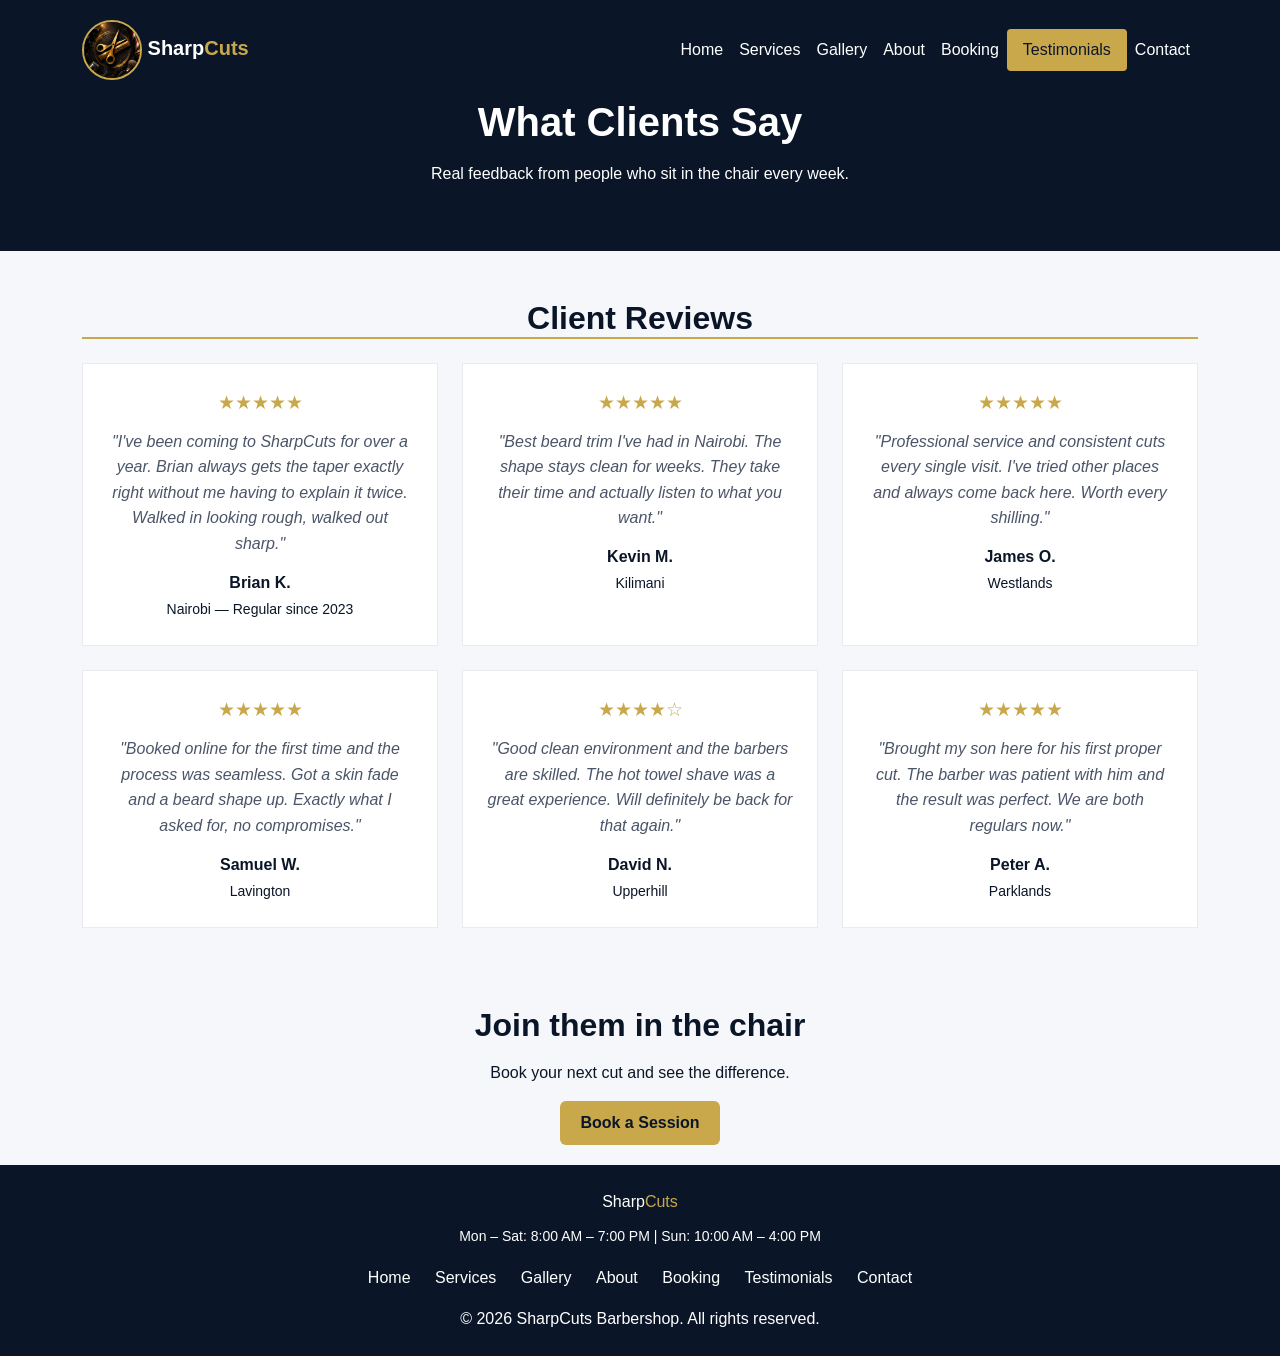
<file: testimonials.html>
<!DOCTYPE html>
<html lang="en">
<head>
    <meta charset="UTF-8">
    <meta name="viewport" content="width=device-width, initial-scale=1.0">
    <link rel="icon" type="image/png" href="images/Sharpcuts.png">
    <title>Testimonials — SharpCuts</title>

    <link rel="stylesheet" href="https://cdn.jsdelivr.net/npm/bootstrap@5.3.0/dist/css/bootstrap.min.css">
    <link rel="stylesheet" href="css/style.css">
</head>

<body>

<!-- NAVBAR -->
    <nav class="navbar navbar-expand-lg navbar-dark fixed-top">
        <div class="container">
            <a class="navbar-brand" href="index.html">
             <img src="images/Sharpcuts.png"
                 alt="SharpCuts logo" class="brand-logo">
                <span class="brand-sharp">Sharp</span><span class="brand-cuts">Cuts</span>
            </a>

        <button class="navbar-toggler" type="button" data-bs-toggle="collapse" data-bs-target="#navMenu">
            <span class="navbar-toggler-icon"></span>
        </button>

        <div class="collapse navbar-collapse" id="navMenu">
            <ul class="navbar-nav ms-auto">
                <li class="nav-item"><a class="nav-link" href="index.html">Home</a></li>
                <li class="nav-item"><a class="nav-link" href="services.html">Services</a></li>
                <li class="nav-item"><a class="nav-link" href="gallery.html">Gallery</a></li>
                <li class="nav-item"><a class="nav-link" href="about.html">About</a></li>
                <li class="nav-item"><a class="nav-link" href="booking.html">Booking</a></li>
                <li class="nav-item"><a class="nav-link active" href="testimonials.html">Testimonials</a></li>
                <li class="nav-item"><a class="nav-link" href="contact.html">Contact</a></li>
            </ul>
        </div>
    </div>
</nav>

<!-- HEADER -->
<section class="top text-center py-5">
    <div class="container">
        <h1>What Clients Say</h1>
        <p>Real feedback from people who sit in the chair every week.</p>
    </div>
</section>

<!-- TESTIMONIALS -->
<section class="py-5">
    <div class="container">
        <h2 class="section-title text-center d-block mb-4">Client Reviews</h2>
        <div class="row g-4">

            <div class="col-md-4">
                <div class="testimonial-card">
                    <div class="stars">★★★★★</div>
                    <p>"I've been coming to SharpCuts for over a year. Brian always gets the taper exactly right without me having to explain it twice. Walked in looking rough, walked out sharp."</p>
                    <h6>Brian K.</h6>
                    <small>Nairobi — Regular since 2023</small>
                </div>
            </div>

            <div class="col-md-4">
                <div class="testimonial-card">
                    <div class="stars">★★★★★</div>
                    <p>"Best beard trim I've had in Nairobi. The shape stays clean for weeks. They take their time and actually listen to what you want."</p>
                    <h6>Kevin M.</h6>
                    <small>Kilimani</small>
                </div>
            </div>

            <div class="col-md-4">
                <div class="testimonial-card">
                    <div class="stars">★★★★★</div>
                    <p>"Professional service and consistent cuts every single visit. I've tried other places and always come back here. Worth every shilling."</p>
                    <h6>James O.</h6>
                    <small>Westlands</small>
                </div>
            </div>

            <div class="col-md-4">
                <div class="testimonial-card">
                    <div class="stars">★★★★★</div>
                    <p>"Booked online for the first time and the process was seamless. Got a skin fade and a beard shape up. Exactly what I asked for, no compromises."</p>
                    <h6>Samuel W.</h6>
                    <small>Lavington</small>
                </div>
            </div>

            <div class="col-md-4">
                <div class="testimonial-card">
                    <div class="stars">★★★★☆</div>
                    <p>"Good clean environment and the barbers are skilled. The hot towel shave was a great experience. Will definitely be back for that again."</p>
                    <h6>David N.</h6>
                    <small>Upperhill</small>
                </div>
            </div>

            <div class="col-md-4">
                <div class="testimonial-card">
                    <div class="stars">★★★★★</div>
                    <p>"Brought my son here for his first proper cut. The barber was patient with him and the result was perfect. We are both regulars now."</p>
                    <h6>Peter A.</h6>
                    <small>Parklands</small>
                </div>
            </div>

        </div>
    </div>
</section>

<!-- CTA -->
<section class="cta-banner">
    <div class="container text-center">
        <h2>Join them in the chair</h2>
        <p>Book your next cut and see the difference.</p>
        <a href="booking.html" class="btn btn-custom ">Book a Session</a>
    </div>
</section>

<!-- FOOTER -->
<footer class="footer py-4">
    <div class="container text-center">
        <div class="mb-2">
            <span class="brand-sharp">Sharp</span><span class="brand-cuts">Cuts</span>
        </div>

        <small>Mon – Sat: 8:00 AM – 7:00 PM | Sun: 10:00 AM – 4:00 PM</small>

        <div class="footer-links mt-3">
            <a href="index.html">Home</a>
            <a href="services.html">Services</a>
            <a href="gallery.html">Gallery</a>
            <a href="about.html">About</a>
            <a href="booking.html">Booking</a>
            <a href="testimonials.html">Testimonials</a>
            <a href="contact.html">Contact</a>
        </div>

         <p class="mb-0 mt-3">&copy; 2026 SharpCuts Barbershop. All rights reserved.</p>
        </div>
     </footer>

<script src="https://cdn.jsdelivr.net/npm/bootstrap@5.3.0/dist/js/bootstrap.bundle.min.js"></script>
<script src="js/script.js"></script>
</body>
</html>
</file>
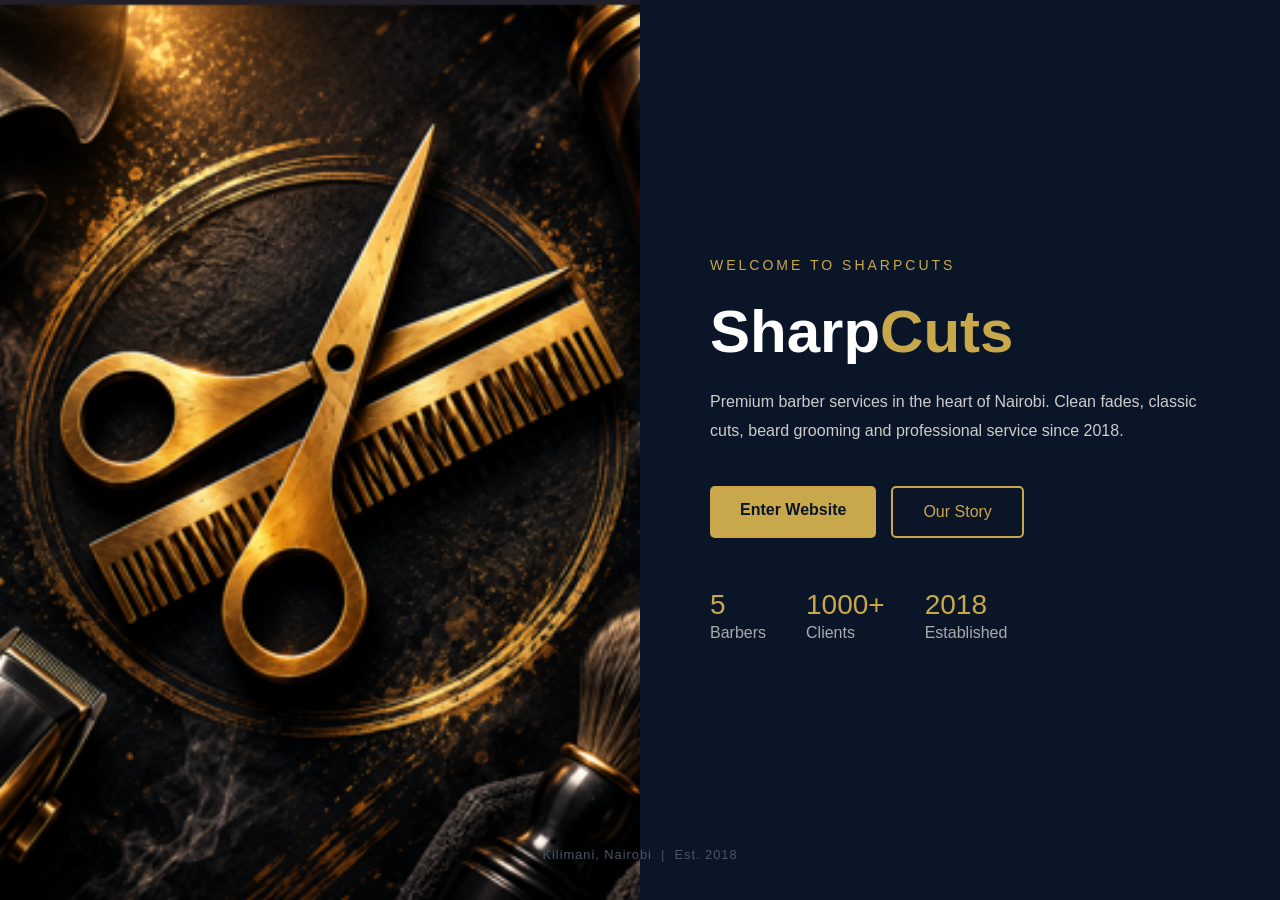
<file: welcome.html>
<!DOCTYPE html>
<html lang="en">
<head>
    <meta charset="UTF-8">
    <meta name="viewport" content="width=device-width, initial-scale=1.0">
    <link rel="icon" type="image/png" href="images/Sharpcuts.png">
    <title>Welcome to SharpCuts</title>
   
    <link rel="stylesheet" href="https://cdn.jsdelivr.net/npm/bootstrap@5.3.0/dist/css/bootstrap.min.css">
    <link rel="stylesheet" href="css/welcome.css">
</head>

<body>

<section class="welcome">

    <!-- LEFT — logo fills entire left side -->
    <div class="welcome-left">
        <img
            src="images/Sharpcuts.png"
            class="welcome-logo"
            alt="SharpCuts Logo">
    </div>

    <!-- RIGHT — text content -->
    <div class="welcome-right">
        <div class="welcome-content">

            <p class="welcome-tag">Welcome To SharpCuts</p>

            <h1 class="brand">
                <span class="brand-sharp">Sharp</span><span class="brand-cuts">Cuts</span>
            </h1>

            <p class="description">
                Premium barber services in the heart of Nairobi.
                Clean fades, classic cuts, beard grooming and
                professional service since 2018.
            </p>

            <div class="buttons">
                <a href="index.html" class="enter-btn">Enter Website</a>
                <a href="about.html" class="about-btn">Our Story</a>
            </div>

            <div class="stats">
                <div class="stat">
                    <h3>5</h3>
                    <p>Barbers</p>
                </div>
                <div class="stat">
                    <h3>1000+</h3>
                    <p>Clients</p>
                </div>
                <div class="stat">
                    <h3>2018</h3>
                    <p>Established</p>
                </div>
            </div>

        </div>
    </div>

</section>

<p class="welcome-footer">Kilimani, Nairobi &nbsp;|&nbsp; Est. 2018</p>

  <script src="https://cdn.jsdelivr.net/npm/bootstrap@5.3.0/dist/js/bootstrap.bundle.min.js"></script>
<script src="js/script.js"></script>

</body>
</html>
</file>
<file: css/style.css>
/* ============================================
   my shortcuts for colours to use— style.css
   Colours :
   Navy:      #0A1628
   Mid-navy:  #1B2E4B
   White:     #FFFFFF
   Off-white: #F5F7FA
   Gold:      #C9A84C
   Light grey:#E8ECF0
============================================ */
/* RESET */
* {
    margin: 0;
    padding: 0;
    box-sizing: border-box;
}

/* GLOBAL */
body {
    font-family: Arial, sans-serif;
    background: #F5F7FA;
    color: #0A1628;
    line-height: 1.6;
    padding-top: 50px;
}

h1, h2, h3 {
    font-weight: bold;
    margin-bottom: 15px;
}

.section-title {
    border-bottom: 2px solid #C9A84C;
    display: inline-block;
    margin-bottom: 20px;
}

.brand-logo {
    width: 60px;
    height: 60px;
    border-radius: 50%;
    border: 2px solid #C9A84C;
}
/* NAVBAR */
.navbar {
    background: #0A1628;
    padding: 15px 0;
}

.navbar-brand {
    font-weight: bold;
}

.brand-sharp {
    color: white;
}

.brand-cuts {
    color: #C9A84C;
}

.nav-link {
    color: white !important;
}

.nav-link:hover {
    color:#C9A84C !important;
    transform: scale(1.03);
}
/* Forces the active link text to show clearly inside the gold block */
.navbar-nav .nav-link.active {
    background-color: #C9A84C !important;
    color: #0A1628 !important; 
    padding: 8px 16px !important;
    border-radius: 4px;
}


/* BUTTON */
.btn-custom {
    background: #C9A84C;
    color: #0A1628;
    padding: 10px 20px;
    text-decoration: none;
    font-weight: bold;
    border: none;
}

.btn-custom:hover {
    background: #b8963e;
    transform: scale(1.03);
}

/* TOP SECTION — page headers */
.top{
    background: #0A1628;
    color: white;
    text-align: center;
    padding: 100px 20px;
}

.top-heading {
    font-size: 3rem;
    margin-bottom: 20px;
}

.top-sub {
    margin-bottom: 25px;
}

/* CARDS */
.feature-card {
    background: white;
    padding: 20px;
    border: 1px solid #ddd;
    text-align: center;
}

.cta-banner {
    background: #F5F7FA;
    text-align: center;
    padding: 30px 20px 20px;
}

/* FOOTER */
.footer {
    background: #0A1628;
    color: white;
    text-align: center;
    padding: 20px;
}

.footer-links a {
    color: white;
    text-decoration: none;
    margin: 0 10px;
}
.footer-links a:hover {
    color: #C9A84C;
    transform: scale(1.03);
}


/* ============================================
   FILTER BUTTONS
   Used on: services.html, gallery.html
============================================ */

.filter-active {
    background: #C9A84C !important;
    color: #0A1628 !important;
    font-weight: bold;
    border-color: #C9A84C !important;
}


/* ============================================
   FORM STYLES (errors, success, form wrapper)
   Used on: booking.html, contact.html
============================================ */

.contact-form {
    background: white;
    padding: 20px;
    border: 1px solid #E8ECF0;
}

.error {
    color: #d92626;
    font-size: 0.9rem;
    margin-top: 4px;
    margin-bottom: 0;
}

.success {
    color: #1B7A3D;
    font-size: 1rem;
    font-weight: bold;
    margin-top: 10px;
}


/* ============================================
   SIDEBAR (contact info box)
   Used on: contact.html
============================================ */  

.sidebar {
    background: #F5F7FA;
    padding: 20px;
    border: 1px solid #E8ECF0;
}

.sidebar h2 {
    font-size: 1.4rem;
}

.sidebar h3 {
    font-size: 1.1rem;
    margin-top: 20px;
    color: #C9A84C;
}

.sidebar a {
    color: #0A1628;
    text-decoration: none;
}

.sidebar a:hover {
    text-decoration: underline;
}

.map-wrapper iframe {
    width: 100%;
    border-radius: 4px;
}

/* =============================================
TESTIMONIALS
   Used on: testimonials.html
=============================================*/
.stars {
    color: #C9A84C;
    font-size: 1.2rem;
    margin-bottom: 10px;
}

.testimonial-card {
    background: white;
    padding: 24px;
    border: 1px solid #E8ECF0;
    text-align: center;
    height: 100%;
}

.testimonial-card p {
    font-style: italic;
    color: #4A5568;
}

.testimonial-card h6 {
    font-weight: bold;
    color: #0A1628;
    margin-top: 16px;
    margin-bottom: 4px;
}

/* ============================================
   TEAM SECTION
   Used on: about.html
============================================ */
.team_member {
    display: inline-block;
    text-transform: uppercase;
    font-weight: bold;
    color: #0A1628;
    font-size: 1rem;
    margin-top: 8px;
}
.team-avatar {
    width: 120px;
    height: 120px;
    border-radius: 50%;
    border: 3px solid #C9A84C;
    margin-bottom: 16px;
}

.team-bio {
    font-size: 0.9rem;
    color: #4A5568;
    max-width: 280px;
    margin: 8px auto 0;
}

/* ============================================
    Gallery Section
    Used on: gallery.html
============================================ */

.gallery-img {
    width: 100%;
    height: 300px;
    object-fit: cover;
    transition: 0.3s;
}

.gallery-img:hover {
    transform: scale(1.03);
}

/* ============================================
    About Section
    Used on: about.html 
============================================ */
.about-img {
    width: 100%;
    height: 300px;
    object-fit: cover;
    transition: 0.3s;
}
.about-img:hover {
    transform: scale(1.03);
}
/* ============================================
   CONTACT PAGE EXTRAS
   Used on: contact.html
============================================ */




.info-card {
    background: white;
    border-top: 4px solid #C9A84C;
    border-radius: 8px;
    padding: 2rem 1.5rem;
    height: 100%;
    transition: transform 0.2s ease, box-shadow 0.2s ease;
}

.info-card:hover {
    transform: translateY(-4px);
    box-shadow: 0 8px 24px rgba(10, 22, 40, 0.12);
}

.info-card h5 {
    font-weight: bold;
    color: #0A1628;
    margin-bottom: 0.5rem;
}

.info-card p,
.info-card a {
    color: #4A5568;
    font-size: 0.95rem;
    text-decoration: none;
    line-height: 1.6;
}

.info-card a:hover {
    color: #C9A84C;
}

.icon-wrap {
    width: 56px;
    height: 56px;
    background-color: #0A1628;
    border-radius: 50%;
    display: flex;
    align-items: center;
    justify-content: center;
    margin: 0 auto 1rem;
}

.icon-wrap i {
    color: #C9A84C;
    font-size: 1.3rem;
}

/*=================================
   SOCIAL STRIP
 ================================ */
.social-strip {
    background-color: #F5F7FA;
    text-align: center;
}

.social-strip p {
    color: #0A1628;
    font-weight: 600;
    margin-bottom: 0.75rem;
}

.social-icon {
    color: #0A1628;
    font-size: 1.6rem;
    margin: 0 0.75rem;
    display: inline-block;
    transition: opacity 0.2s, transform 0.2s;
}

.social-icon:hover {
    opacity: 0.7;
    transform: scale(1.15);
}   

/* MOBILE */
@media (max-width: 768px) {
    .top-heading {
        font-size: 2rem;
    }
}
</file>
<file: css/welcome.css>
body {
    margin: 0;
    font-family: Arial, sans-serif;
}

.welcome {
    min-height: 100vh;
    display: flex;
    background: #0A1628;
    opacity: 0;
    transition: opacity 0.8s ease;
}

.welcome.visible {
    opacity: 1;
}

/* LEFT SIDE */

.welcome-left {
    width: 50%;
    position: relative;
    overflow: hidden;
    padding: 0;
}

.welcome-left::before {
    content: "";
    position: absolute;
    width: 300px;
    height: 300px;
    border-radius: 50%;
    top: 50%;
    left: 50%;
    transform: translate(-50%, -50%);
    z-index: 2;
}

.welcome-logo {
    width: 100%;
    height: 100vh;
    object-fit: cover;
    display: block;
    z-index: 1;
}

/* RIGHT SIDE */

.welcome-right {
    width: 50%;
    display: flex;
    align-items: center;
    justify-content: center;
    padding: 50px;
}

.welcome-content {
    max-width: 500px;
    opacity: 0;
    transition: opacity 0.8s ease;
}

.welcome-content.visible {
    opacity: 1;
}

/* TEXT */

.welcome-tag {
    color: #C9A84C;
    letter-spacing: 3px;
    text-transform: uppercase;
    font-size: 14px;
}

.brand {
    font-size: 60px;
    font-weight: bold;
    margin: 20px 0;
}

.brand-sharp {
    color: white;
}

.brand-cuts {
    color: #C9A84C;
}

.description {
    color: #cccccc;
    line-height: 1.8;
    margin-bottom: 40px;
}

/* BUTTONS */

.buttons {
    display: flex;
    gap: 15px;
    margin-bottom: 50px;
}

.enter-btn {
    background: #C9A84C;
    color: #0A1628;
    padding: 12px 30px;
    text-decoration: none;
    border-radius: 5px;
    font-weight: bold;
    transition: background 0.3s;
}

.enter-btn:hover {
    background: #b8963e;
    color: #0A1628;
}

.about-btn {
    border: 2px solid #C9A84C;
    color: #C9A84C;
    padding: 12px 30px;
    text-decoration: none;
    border-radius: 5px;
    transition: background 0.3s, color 0.3s;
}

.about-btn:hover {
    background: #C9A84C;
    color: #0A1628;
}

/* STATS */

.stats {
    display: flex;
    gap: 40px;
}

.stat h3 {
    color: #C9A84C;
    margin: 0;
}

.stat p {
    color: #aaaaaa;
    margin: 0;
}

/* FOOTER */

.welcome-footer {
    position: fixed;
    bottom: 20px;
    width: 100%;
    text-align: center;
    color: #4A5568;
    font-size: 0.8rem;
    letter-spacing: 1px;
}

/* MOBILE */

@media (max-width: 768px) {

    .welcome {
        flex-direction: column;
    }

    .welcome-left {
        width: 100%;
        height: 40vh;
    }

    .welcome-logo {
        height: 40vh;
    }

    .welcome-right {
        width: 100%;
        padding: 40px 20px;
    }

    .brand {
        font-size: 40px;
    }

    .stats {
        flex-direction: column;
        gap: 20px;
    }

    .buttons {
        flex-direction: column;
    }

}
</file>
